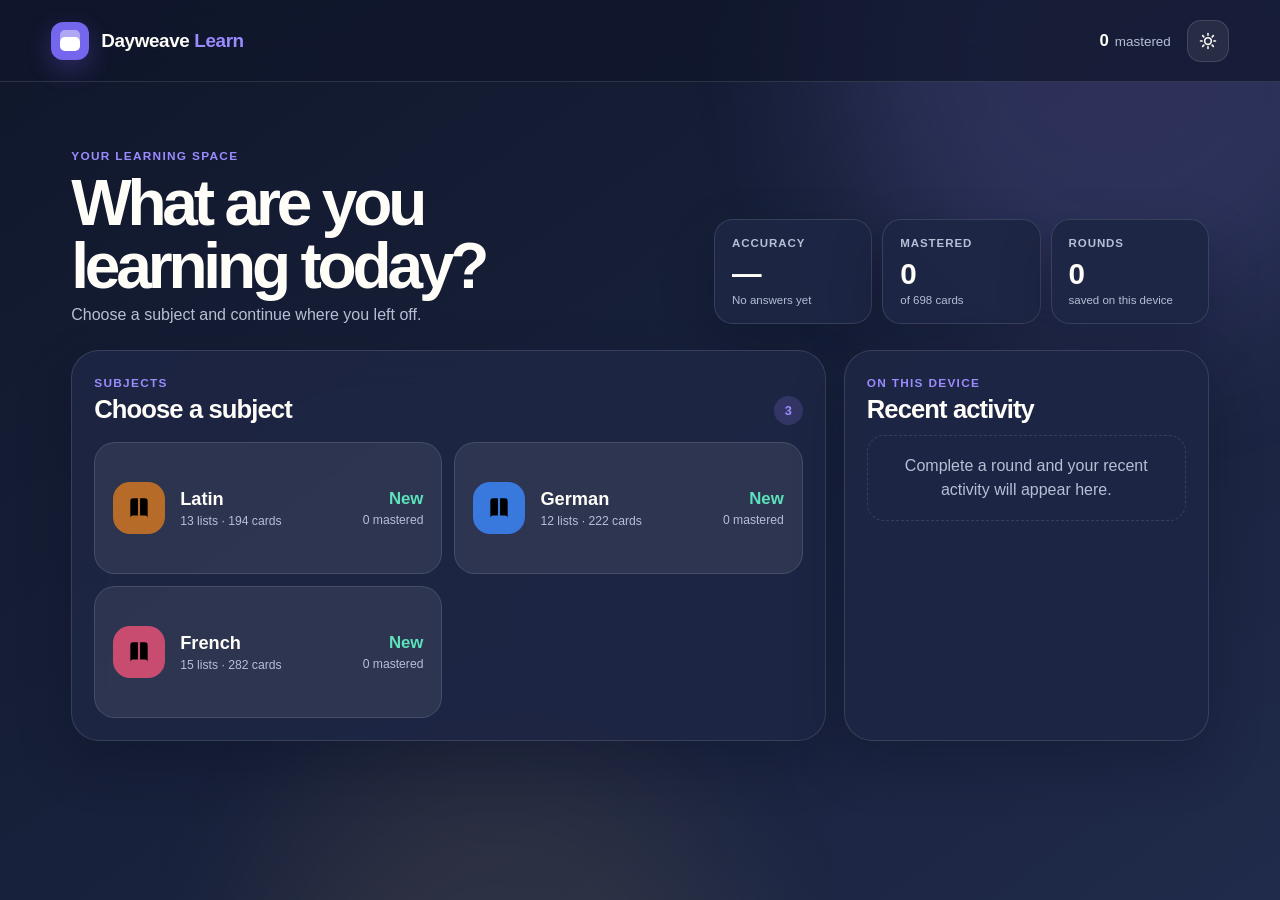
<file: index.html>
<!doctype html>
<html lang="en">
<head>
  <meta charset="utf-8">
  <meta name="viewport" content="width=device-width, initial-scale=1, viewport-fit=cover">
  <meta name="theme-color" content="#11182b">
  <meta name="description" content="Choose a language, review your progress, and practise focused study sets.">
  <title>Dayweave Learn</title>
  <link rel="icon" type="image/svg+xml" href="data:image/svg+xml,%3Csvg xmlns='http://www.w3.org/2000/svg' viewBox='0 0 64 64'%3E%3Crect width='64' height='64' rx='16' fill='%237c5cfc'/%3E%3Crect x='15' y='17' width='34' height='25' rx='7' fill='white' opacity='.45'/%3E%3Crect x='11' y='23' width='42' height='27' rx='8' fill='white'/%3E%3Cpath d='M23 36h18' stroke='%237c5cfc' stroke-width='5' stroke-linecap='round'/%3E%3C/svg%3E">
  <link rel="stylesheet" href="/styles.css?v=25">
</head>
<body>
  <div class="ambient ambient-one"></div><div class="ambient ambient-two"></div>
  <header class="topbar">
    <a class="brand" href="/" aria-label="Dayweave Learn home"><span class="brand-mark" aria-hidden="true"><span></span></span><span>Dayweave <b>Learn</b></span></a>
    <div class="header-meta">
      <a class="home-link" id="homeLink" href="/">Dashboard</a>
      <div class="mini-stat"><strong id="headerMastered">0</strong><span>mastered</span></div>
      <button class="icon-button" id="themeButton" type="button" aria-label="Switch appearance"><svg viewBox="0 0 24 24" aria-hidden="true"><path d="M12 3v2m0 14v2M3 12h2m14 0h2M5.6 5.6 7 7m10 10 1.4 1.4M18.4 5.6 17 7M7 17l-1.4 1.4M16 12a4 4 0 1 1-8 0 4 4 0 0 1 8 0Z"/></svg></button>
    </div>
  </header>

  <main class="dashboard" id="dashboardView" hidden>
    <section class="dashboard-hero">
      <div><span class="eyebrow">Your learning space</span><h1>What are you learning today?</h1><p>Choose a subject and continue where you left off.</p></div>
      <div class="dashboard-stats" aria-label="Learning statistics">
        <article><span>Accuracy</span><strong id="dashboardAccuracy">—</strong><small id="dashboardAnswers">No answers yet</small></article>
        <article><span>Mastered</span><strong id="dashboardMastered">0</strong><small id="dashboardMasteredTotal">of 0 cards</small></article>
        <article><span>Rounds</span><strong id="dashboardRounds">0</strong><small>saved on this device</small></article>
      </div>
    </section>
    <div class="dashboard-grid">
      <section class="panel subject-dashboard-panel">
        <div class="section-heading"><div><span class="eyebrow">Subjects</span><h2>Choose a subject</h2></div><span class="count-pill" id="subjectCount">0</span></div>
        <div class="subject-grid" id="subjectGrid"></div>
      </section>
      <aside class="panel activity-panel">
        <div class="section-heading"><div><span class="eyebrow">On this device</span><h2>Recent activity</h2></div></div>
        <div class="dashboard-history" id="dashboardHistory"></div>
      </aside>
    </div>
  </main>

  <main class="subject-page" id="subjectView" hidden>
    <header class="subject-page-head">
      <a class="back-link" href="/" aria-label="Back to dashboard">←</a><span class="subject-page-monogram" id="subjectMonogram">DE</span>
      <div class="subject-page-title"><span class="eyebrow">Subject</span><h1 id="subjectTitle">German</h1></div>
      <div class="subject-page-summary"><strong id="subjectAccuracy">—</strong><span id="subjectSummary">No answers yet</span></div>
    </header>
    <div class="workspace subject-workspace">
      <aside class="panel library-panel" aria-label="Study lists">
        <div class="segmented" role="tablist" aria-label="Learn sections"><button class="segment active" id="libraryTab" role="tab" aria-selected="true">Lists</button><button class="segment" id="historyTab" role="tab" aria-selected="false">History</button></div>
        <section id="libraryView"><div class="section-heading"><div><span class="eyebrow">Study sets</span><h2>Choose a list</h2></div><span class="count-pill" id="listCount">0</span></div><p class="quiet desktop-hint">Select a focused list or add the whole subject.</p><div class="list-stack" id="listStack"></div></section>
        <section id="historyView" hidden><div class="section-heading"><div><span class="eyebrow">This subject</span><h2>Your history</h2></div></div><div class="history-stack" id="historyStack"></div></section>
      </aside>
      <aside class="panel cards-panel" aria-label="Cards in selected list">
        <div class="section-heading card-heading"><div><span class="eyebrow">Cards</span><h2 id="selectedListTitle">Choose your words</h2></div><button class="small-button" id="addAllButton" type="button" hidden>Use all</button></div>
        <p class="quiet" id="cardPanelHint">Choose a list first.</p><div class="word-stack" id="wordStack"></div>
      </aside>
      <section class="practice-column" aria-label="Practice deck">
        <div class="practice-intro"><span class="eyebrow">Practice</span><h2>Build a focused round</h2></div>
        <div class="drop-deck" id="dropDeck" aria-live="polite"><div class="drop-content"><span class="drop-icon"><svg viewBox="0 0 24 24" aria-hidden="true"><path d="M6 4.5h10.5A2.5 2.5 0 0 1 19 7v10.5M5 8h10.5a2.5 2.5 0 0 1 2.5 2.5V18a2 2 0 0 1-2 2H5a2 2 0 0 1-2-2V10a2 2 0 0 1 2-2Z"/></svg></span><strong id="deckTitle">No words selected yet</strong><span id="deckSubtitle">Choose a list, then add the words you want.</span></div></div>
        <div class="deck-actions"><button class="secondary-button" id="weakButton" type="button"><svg viewBox="0 0 24 24" aria-hidden="true"><path d="M12 3v3m0 12v3m9-9h-3M6 12H3m15.4-6.4-2.1 2.1M7.7 16.3l-2.1 2.1m12.8 0-2.1-2.1M7.7 7.7 5.6 5.6M16 12a4 4 0 1 1-8 0 4 4 0 0 1 8 0Z"/></svg>Weak words</button><div class="start-actions"><button class="text-button" id="clearButton" type="button" hidden>Clear</button><button class="primary-button" id="startButton" type="button" disabled>Start practice</button></div></div>
        <div class="practice-mode"><label for="practiceMode">Exercise type</label><select id="practiceMode"><option value="flashcard">Flashcards — reveal the answer</option><option value="open">Open question — type the answer</option></select></div>
        <div class="progress-card"><div class="progress-copy"><strong>Learning pulse</strong><span id="pulseText">Finish a round to see your progress.</span></div><div class="progress-ring" id="progressRing"><span id="accuracyValue">—</span></div></div>
      </section>
    </div>
  </main>

  <nav class="mobile-nav" id="mobileNav" aria-label="Learn navigation" hidden><button type="button" data-mobile-target="library" class="active"><span aria-hidden="true">1</span>Lists</button><button type="button" data-mobile-target="cards"><span aria-hidden="true">2</span>Cards</button><button type="button" data-mobile-target="practice"><span aria-hidden="true">3</span>Practice</button></nav>

  <div class="practice-overlay" id="practiceOverlay" hidden>
    <div class="practice-shell" role="dialog" aria-modal="true" aria-labelledby="roundTitle">
      <div class="round-bar"><button class="icon-button overlay-close" id="closeRoundButton" type="button" aria-label="Close practice"><svg viewBox="0 0 24 24" aria-hidden="true"><path d="m6 6 12 12M18 6 6 18"/></svg></button><div class="round-title"><strong id="roundTitle">Practice</strong><span id="roundCounter">1 of 1</span></div><div class="round-score" id="liveScore">0 correct</div></div>
      <div class="round-progress"><i id="roundProgress"></i></div>
      <button class="study-card" id="studyCard" type="button" aria-label="Reveal answer"><span class="card-side-label" id="sideLabel">Question</span><strong id="questionText"></strong><span class="card-context" id="questionContext" hidden></span><span class="answer-divider" id="answerDivider" hidden></span><span class="answer-text" id="answerText" hidden></span><span class="reveal-hint" id="revealHint">Tap to reveal</span></button>
      <button class="listen-button" id="listenButton" type="button" hidden>🔊 Listen again</button>
      <div class="typing-area" id="typingArea" hidden>
        <label for="typedAnswer">Type your answer</label><div class="typing-row"><input id="typedAnswer" type="text" autocomplete="off" autocapitalize="none" spellcheck="false" placeholder="Write the answer…"><button class="primary-button" id="checkAnswerButton" type="button">Check</button></div>
        <div class="typing-tools"><button class="text-button reveal-answer-button" id="revealAnswerButton" type="button">Reveal answer</button><span>Space always types a space.</span></div><p id="typingFeedback" aria-live="polite"></p>
      </div>
      <div class="declension-area" id="declensionArea" hidden>
        <p class="classifier-instruction">Zet alle opties aan die bij deze vorm horen.</p>
        <div class="classifier-grid">
          <section><strong>Naamval</strong><div class="classifier-options"><button type="button" aria-pressed="false" data-classifier-group="case" data-value="nominative">nom</button><button type="button" aria-pressed="false" data-classifier-group="case" data-value="dative">dat</button><button type="button" aria-pressed="false" data-classifier-group="case" data-value="accusative">acc</button></div></section>
          <section><strong>Getal</strong><div class="classifier-options"><button type="button" aria-pressed="false" data-classifier-group="number" data-value="singular">ev</button><button type="button" aria-pressed="false" data-classifier-group="number" data-value="plural">mv</button></div></section>
          <section><strong>Geslacht</strong><div class="classifier-options"><button type="button" aria-pressed="false" data-classifier-group="gender" data-value="masculine">mannelijk</button><button type="button" aria-pressed="false" data-classifier-group="gender" data-value="feminine">vrouwelijk</button><button type="button" aria-pressed="false" data-classifier-group="gender" data-value="neuter">onzijdig</button></div></section>
        </div>
        <div class="classifier-actions"><button class="primary-button" id="checkDeclensionButton" type="button">Controleren</button><button class="primary-button" id="nextDeclensionButton" type="button" hidden>Volgende</button></div>
        <p id="declensionFeedback" aria-live="polite"></p>
      </div>
      <div class="answer-actions" id="answerActions" hidden><button class="again-button" id="againButton" type="button"><svg viewBox="0 0 24 24" aria-hidden="true"><path d="M4 8v5h5M5.2 13a7 7 0 1 0 1.6-6.6L4 9"/></svg>Again</button><button class="correct-button" id="correctButton" type="button"><svg viewBox="0 0 24 24" aria-hidden="true"><path d="m5 12 4 4L19 6"/></svg>Got it</button></div>
      <div class="round-summary" id="roundSummary" hidden><span class="summary-spark">✦</span><h2>Round complete</h2><p id="summaryScore"></p><button class="primary-button" id="finishButton" type="button">Back to this subject</button></div>
    </div>
  </div>
  <div class="toast" id="toast" role="status" aria-live="polite"></div>
  <script src="/app.js?v=25" defer></script>
</body>
</html>
</file>
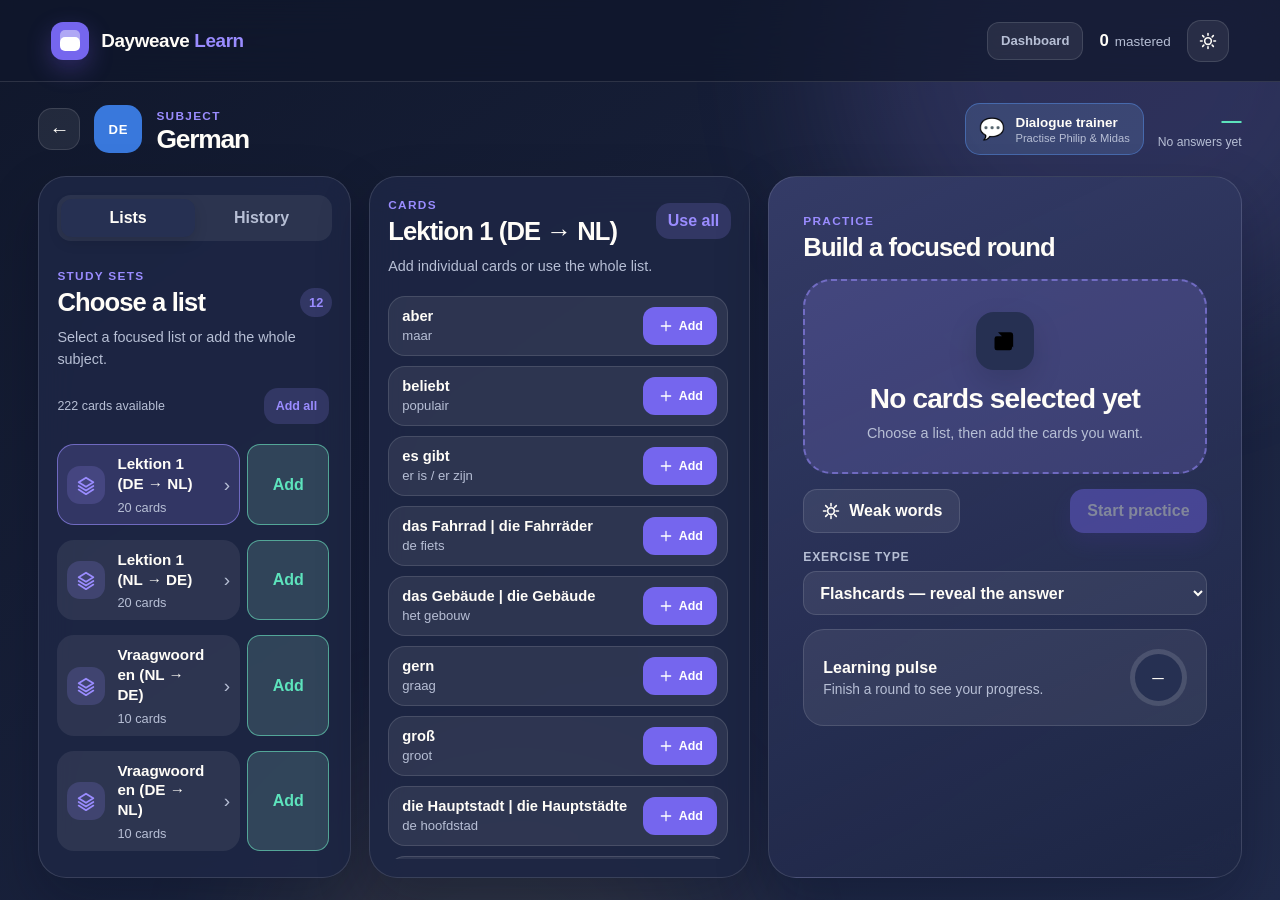
<file: german/index.html>
<!doctype html>
<html lang="en">
<head>
  <meta charset="utf-8">
  <meta name="viewport" content="width=device-width, initial-scale=1, viewport-fit=cover">
  <meta name="theme-color" content="#11182b">
  <meta name="description" content="Choose a language, review your progress, and practise focused study sets.">
  <title>Dayweave Learn</title>
  <link rel="icon" type="image/svg+xml" href="data:image/svg+xml,%3Csvg xmlns='http://www.w3.org/2000/svg' viewBox='0 0 64 64'%3E%3Crect width='64' height='64' rx='16' fill='%237c5cfc'/%3E%3Crect x='15' y='17' width='34' height='25' rx='7' fill='white' opacity='.45'/%3E%3Crect x='11' y='23' width='42' height='27' rx='8' fill='white'/%3E%3Cpath d='M23 36h18' stroke='%237c5cfc' stroke-width='5' stroke-linecap='round'/%3E%3C/svg%3E">
  <link rel="stylesheet" href="/styles.css?v=25">
</head>
<body>
  <div class="ambient ambient-one"></div><div class="ambient ambient-two"></div>
  <header class="topbar">
    <a class="brand" href="/" aria-label="Dayweave Learn home"><span class="brand-mark" aria-hidden="true"><span></span></span><span>Dayweave <b>Learn</b></span></a>
    <div class="header-meta">
      <a class="home-link" id="homeLink" href="/">Dashboard</a>
      <div class="mini-stat"><strong id="headerMastered">0</strong><span>mastered</span></div>
      <button class="icon-button" id="themeButton" type="button" aria-label="Switch appearance"><svg viewBox="0 0 24 24" aria-hidden="true"><path d="M12 3v2m0 14v2M3 12h2m14 0h2M5.6 5.6 7 7m10 10 1.4 1.4M18.4 5.6 17 7M7 17l-1.4 1.4M16 12a4 4 0 1 1-8 0 4 4 0 0 1 8 0Z"/></svg></button>
    </div>
  </header>

  <main class="dashboard" id="dashboardView" hidden>
    <section class="dashboard-hero">
      <div><span class="eyebrow">Your learning space</span><h1>What are you learning today?</h1><p>Choose a subject and continue where you left off.</p></div>
      <div class="dashboard-stats" aria-label="Learning statistics">
        <article><span>Accuracy</span><strong id="dashboardAccuracy">—</strong><small id="dashboardAnswers">No answers yet</small></article>
        <article><span>Mastered</span><strong id="dashboardMastered">0</strong><small id="dashboardMasteredTotal">of 0 cards</small></article>
        <article><span>Rounds</span><strong id="dashboardRounds">0</strong><small>saved on this device</small></article>
      </div>
    </section>
    <div class="dashboard-grid">
      <section class="panel subject-dashboard-panel">
        <div class="section-heading"><div><span class="eyebrow">Subjects</span><h2>Choose a subject</h2></div><span class="count-pill" id="subjectCount">0</span></div>
        <div class="subject-grid" id="subjectGrid"></div>
      </section>
      <aside class="panel activity-panel">
        <div class="section-heading"><div><span class="eyebrow">On this device</span><h2>Recent activity</h2></div></div>
        <div class="dashboard-history" id="dashboardHistory"></div>
      </aside>
    </div>
  </main>

  <main class="subject-page" id="subjectView" hidden>
    <header class="subject-page-head german-subject-head">
      <a class="back-link" href="/" aria-label="Back to dashboard">←</a><span class="subject-page-monogram" id="subjectMonogram">DE</span>
      <div class="subject-page-title"><span class="eyebrow">Subject</span><h1 id="subjectTitle">German</h1></div>
      <a class="dialogue-trainer-link" href="/german/dialogue/"><span aria-hidden="true">💬</span><span><strong>Dialogue trainer</strong><small>Practise Philip &amp; Midas</small></span></a>
      <div class="subject-page-summary"><strong id="subjectAccuracy">—</strong><span id="subjectSummary">No answers yet</span></div>
    </header>
    <div class="workspace subject-workspace">
      <aside class="panel library-panel" aria-label="Study lists">
        <div class="segmented" role="tablist" aria-label="Learn sections"><button class="segment active" id="libraryTab" role="tab" aria-selected="true">Lists</button><button class="segment" id="historyTab" role="tab" aria-selected="false">History</button></div>
        <section id="libraryView"><div class="section-heading"><div><span class="eyebrow">Study sets</span><h2>Choose a list</h2></div><span class="count-pill" id="listCount">0</span></div><p class="quiet desktop-hint">Select a focused list or add the whole subject.</p><div class="list-stack" id="listStack"></div></section>
        <section id="historyView" hidden><div class="section-heading"><div><span class="eyebrow">This subject</span><h2>Your history</h2></div></div><div class="history-stack" id="historyStack"></div></section>
      </aside>
      <aside class="panel cards-panel" aria-label="Cards in selected list">
        <div class="section-heading card-heading"><div><span class="eyebrow">Cards</span><h2 id="selectedListTitle">Choose your words</h2></div><button class="small-button" id="addAllButton" type="button" hidden>Use all</button></div>
        <p class="quiet" id="cardPanelHint">Choose a list first.</p><div class="word-stack" id="wordStack"></div>
      </aside>
      <section class="practice-column" aria-label="Practice deck">
        <div class="practice-intro"><span class="eyebrow">Practice</span><h2>Build a focused round</h2></div>
        <div class="drop-deck" id="dropDeck" aria-live="polite"><div class="drop-content"><span class="drop-icon"><svg viewBox="0 0 24 24" aria-hidden="true"><path d="M6 4.5h10.5A2.5 2.5 0 0 1 19 7v10.5M5 8h10.5a2.5 2.5 0 0 1 2.5 2.5V18a2 2 0 0 1-2 2H5a2 2 0 0 1-2-2V10a2 2 0 0 1 2-2Z"/></svg></span><strong id="deckTitle">No words selected yet</strong><span id="deckSubtitle">Choose a list, then add the words you want.</span></div></div>
        <div class="deck-actions"><button class="secondary-button" id="weakButton" type="button"><svg viewBox="0 0 24 24" aria-hidden="true"><path d="M12 3v3m0 12v3m9-9h-3M6 12H3m15.4-6.4-2.1 2.1M7.7 16.3l-2.1 2.1m12.8 0-2.1-2.1M7.7 7.7 5.6 5.6M16 12a4 4 0 1 1-8 0 4 4 0 0 1 8 0Z"/></svg>Weak words</button><div class="start-actions"><button class="text-button" id="clearButton" type="button" hidden>Clear</button><button class="primary-button" id="startButton" type="button" disabled>Start practice</button></div></div>
        <div class="practice-mode"><label for="practiceMode">Exercise type</label><select id="practiceMode"><option value="flashcard">Flashcards — reveal the answer</option><option value="open">Open question — type the answer</option></select></div>
        <div class="progress-card"><div class="progress-copy"><strong>Learning pulse</strong><span id="pulseText">Finish a round to see your progress.</span></div><div class="progress-ring" id="progressRing"><span id="accuracyValue">—</span></div></div>
      </section>
    </div>
  </main>

  <nav class="mobile-nav" id="mobileNav" aria-label="Learn navigation" hidden><button type="button" data-mobile-target="library" class="active"><span aria-hidden="true">1</span>Lists</button><button type="button" data-mobile-target="cards"><span aria-hidden="true">2</span>Cards</button><button type="button" data-mobile-target="practice"><span aria-hidden="true">3</span>Practice</button></nav>

  <div class="practice-overlay" id="practiceOverlay" hidden>
    <div class="practice-shell" role="dialog" aria-modal="true" aria-labelledby="roundTitle">
      <div class="round-bar"><button class="icon-button overlay-close" id="closeRoundButton" type="button" aria-label="Close practice"><svg viewBox="0 0 24 24" aria-hidden="true"><path d="m6 6 12 12M18 6 6 18"/></svg></button><div class="round-title"><strong id="roundTitle">Practice</strong><span id="roundCounter">1 of 1</span></div><div class="round-score" id="liveScore">0 correct</div></div>
      <div class="round-progress"><i id="roundProgress"></i></div>
      <button class="study-card" id="studyCard" type="button" aria-label="Reveal answer"><span class="card-side-label" id="sideLabel">Question</span><strong id="questionText"></strong><span class="card-context" id="questionContext" hidden></span><span class="answer-divider" id="answerDivider" hidden></span><span class="answer-text" id="answerText" hidden></span><span class="reveal-hint" id="revealHint">Tap to reveal</span></button>
      <button class="listen-button" id="listenButton" type="button" hidden>🔊 Listen again</button>
      <div class="typing-area" id="typingArea" hidden>
        <label for="typedAnswer">Type your answer</label><div class="typing-row"><input id="typedAnswer" type="text" autocomplete="off" autocapitalize="none" spellcheck="false" placeholder="Write the answer…"><button class="primary-button" id="checkAnswerButton" type="button">Check</button></div>
        <div class="typing-tools"><button class="text-button reveal-answer-button" id="revealAnswerButton" type="button">Reveal answer</button><span>Space always types a space.</span></div><p id="typingFeedback" aria-live="polite"></p>
      </div>
      <div class="declension-area" id="declensionArea" hidden>
        <p class="classifier-instruction">Zet alle opties aan die bij deze vorm horen.</p>
        <div class="classifier-grid">
          <section><strong>Naamval</strong><div class="classifier-options"><button type="button" aria-pressed="false" data-classifier-group="case" data-value="nominative">nom</button><button type="button" aria-pressed="false" data-classifier-group="case" data-value="dative">dat</button><button type="button" aria-pressed="false" data-classifier-group="case" data-value="accusative">acc</button></div></section>
          <section><strong>Getal</strong><div class="classifier-options"><button type="button" aria-pressed="false" data-classifier-group="number" data-value="singular">ev</button><button type="button" aria-pressed="false" data-classifier-group="number" data-value="plural">mv</button></div></section>
          <section><strong>Geslacht</strong><div class="classifier-options"><button type="button" aria-pressed="false" data-classifier-group="gender" data-value="masculine">mannelijk</button><button type="button" aria-pressed="false" data-classifier-group="gender" data-value="feminine">vrouwelijk</button><button type="button" aria-pressed="false" data-classifier-group="gender" data-value="neuter">onzijdig</button></div></section>
        </div>
        <div class="classifier-actions"><button class="primary-button" id="checkDeclensionButton" type="button">Controleren</button><button class="primary-button" id="nextDeclensionButton" type="button" hidden>Volgende</button></div>
        <p id="declensionFeedback" aria-live="polite"></p>
      </div>
      <div class="answer-actions" id="answerActions" hidden><button class="again-button" id="againButton" type="button"><svg viewBox="0 0 24 24" aria-hidden="true"><path d="M4 8v5h5M5.2 13a7 7 0 1 0 1.6-6.6L4 9"/></svg>Again</button><button class="correct-button" id="correctButton" type="button"><svg viewBox="0 0 24 24" aria-hidden="true"><path d="m5 12 4 4L19 6"/></svg>Got it</button></div>
      <div class="round-summary" id="roundSummary" hidden><span class="summary-spark">✦</span><h2>Round complete</h2><p id="summaryScore"></p><button class="primary-button" id="finishButton" type="button">Back to this subject</button></div>
    </div>
  </div>
  <div class="toast" id="toast" role="status" aria-live="polite"></div>
  <script src="/app.js?v=25" defer></script>
</body>
</html>
</file>
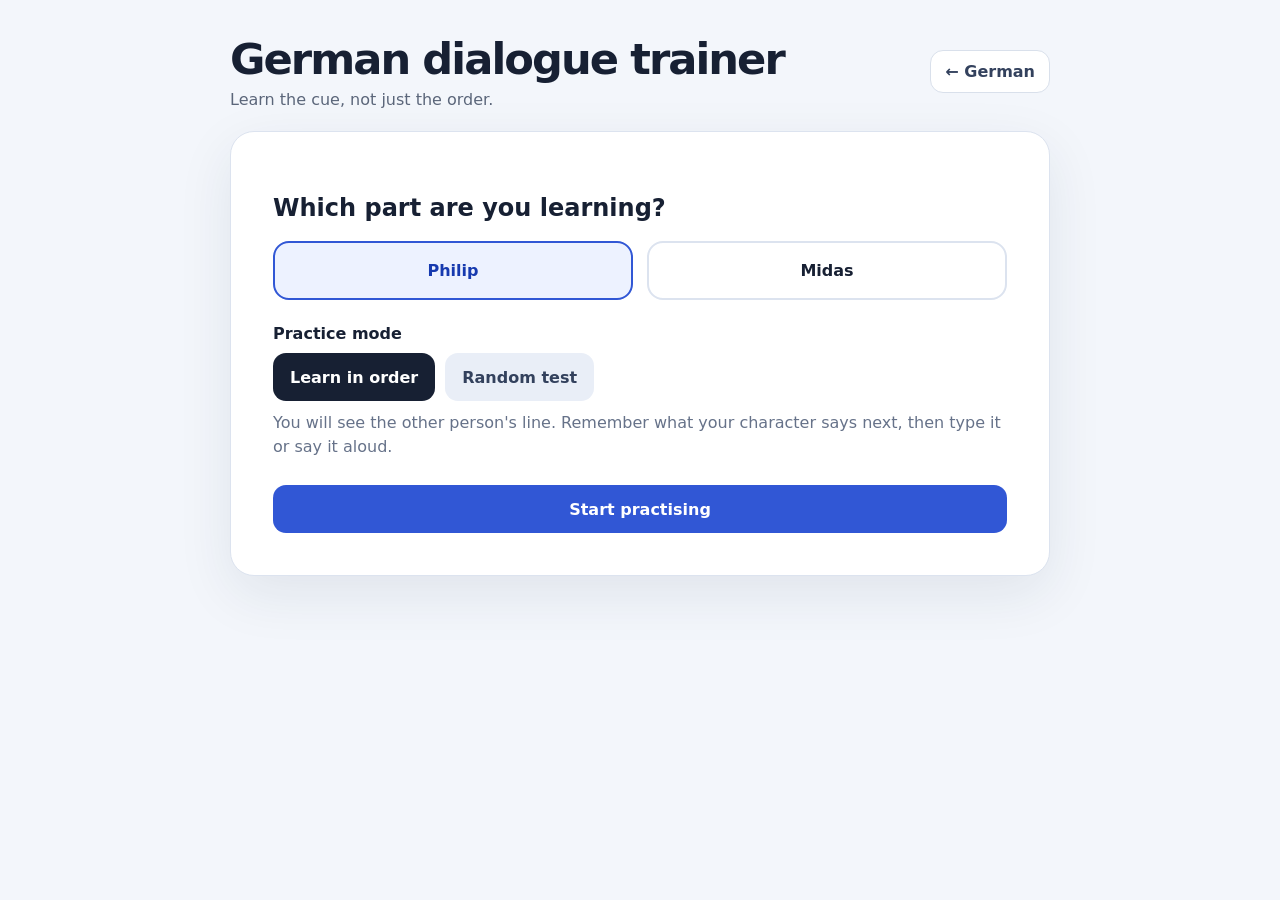
<file: german/dialogue/index.html>
<!doctype html>
<html lang="en">
<head>
  <meta charset="utf-8">
  <meta name="viewport" content="width=device-width, initial-scale=1">
  <title>Philip & Midas — German dialogue trainer</title>
  <style>
    :root{font-family:Inter,system-ui,sans-serif;color:#172033;background:#f3f6fb}*{box-sizing:border-box}
    body{margin:0;min-height:100vh;padding:24px}.app{width:min(820px,100%);margin:auto}
    header{display:flex;justify-content:space-between;align-items:center;gap:18px;margin:10px 0 22px}h1{margin:0;font-size:clamp(1.7rem,5vw,2.7rem);letter-spacing:-.045em}.sub{color:#5b667a;margin:.35rem 0 0}.back{display:inline-flex;align-items:center;gap:8px;padding:11px 14px;border:1px solid #d9e0eb;border-radius:13px;color:#33415d;background:#fff;text-decoration:none;font-weight:800;white-space:nowrap}.back:hover{background:#e9eef7}
    .card{background:#fff;border:1px solid #dce3ef;border-radius:24px;padding:clamp(22px,5vw,42px);box-shadow:0 18px 55px #18294b16}
    .setup{display:grid;grid-template-columns:1fr 1fr;gap:14px}.choice{border:2px solid #dce3ef;background:#fff;color:#172033;padding:18px;border-radius:16px;font-size:1rem;font-weight:800;cursor:pointer}.choice.active{border-color:#3157d5;background:#edf2ff;color:#173aaf}
    label{display:block;font-weight:800;margin:24px 0 10px}.mode{display:flex;gap:10px;flex-wrap:wrap}.mode button{background:#e9eef7;color:#33415d}.mode button.active{background:#172033;color:#fff}
    button{border:0;border-radius:13px;padding:13px 17px;font:inherit;font-weight:800;cursor:pointer;min-height:48px}.primary{background:#3157d5;color:#fff}.secondary{background:#e9eef7;color:#24314b}.quiet{background:transparent;color:#4b5870;border:1px solid #d9e0eb}
    button:focus-visible,textarea:focus-visible{outline:4px solid #9bb2ff;outline-offset:2px}.start{width:100%;margin-top:26px}
    .topline{display:flex;justify-content:space-between;align-items:center;gap:15px;margin-bottom:26px}.pill{background:#edf2ff;color:#2748b6;padding:7px 12px;border-radius:999px;font-weight:850}.score{color:#5b667a;font-weight:750}
    .cue-label,.your-label{font-size:.82rem;text-transform:uppercase;letter-spacing:.09em;font-weight:900;color:#68758c}.cue{font-size:clamp(1.25rem,3.7vw,1.8rem);line-height:1.4;margin:10px 0 26px;padding-left:18px;border-left:4px solid #f0bd36}
    textarea{width:100%;min-height:104px;border:2px solid #d8e0ec;border-radius:15px;padding:15px;font:inherit;font-size:1.08rem;line-height:1.45;resize:vertical;margin-top:9px}.hint{color:#667289;margin:10px 0 0;line-height:1.5}.answer{display:none;margin:18px 0 0;padding:17px;border-radius:15px;background:#eefbf4;border:1px solid #bfe8d0;color:#145333;font-size:1.08rem;line-height:1.5}.answer.show{display:block}.feedback{min-height:28px;font-weight:800;margin:13px 0 0}.good{color:#16814b}.close{color:#a35c00}
    .actions{display:flex;flex-wrap:wrap;gap:10px;margin-top:22px}.actions button{flex:1}.footer-actions{display:flex;justify-content:space-between;gap:10px;margin-top:18px}.done{text-align:center}.done h2{font-size:2rem;margin:10px 0}.done p{color:#5b667a;line-height:1.55}.hidden{display:none}
    @media(max-width:560px){body{padding:14px}.setup{grid-template-columns:1fr}.actions button{flex-basis:100%}.topline{align-items:flex-start;flex-direction:column}}
  </style>
</head>
<body>
<main class="app">
  <header><div><h1>German dialogue trainer</h1><p class="sub">Learn the cue, not just the order.</p></div><a class="back" href="/german/">← German</a></header>
  <section class="card" id="screen"></section>
</main>
<script>
const dialogue=[
['Philip','Hallo! Wie heißt du?'],['Midas','Ich heiße Midas. Wie heißt du?'],['Philip','Ich heiße Philip. Wie alt bist du?'],['Midas','Ich bin dreizehn Jahre alt. Wie alt bist du?'],['Philip','Ich bin auch dreizehn Jahre alt. Wo wohnst du?'],['Midas','Ich wohne in Amersfoort. Wo wohnst du?'],['Philip','Ich wohne auch in Amersfoort. Was machst du gern in deiner Freizeit?'],['Midas','Ich spiele gern Fußball. Was machst du gern in deiner Freizeit?'],['Philip','Ich spiele gern Computerspiele. Warum spielst du gern Fußball?'],['Midas','Weil Fußball Spaß macht. Warum spielst du gern Computerspiele?'],['Philip','Weil Computerspiele interessant sind. Wann spielst du Fußball?'],['Midas','Ich spiele oft nach der Schule Fußball. Was ist dein Lieblingsspiel?'],['Philip','Mein Lieblingsspiel ist Call of Duty. Mit wem spielst du Fußball?'],['Midas','Ich spiele mit meinen Freunden Fußball. Wie oft spielst du Computerspiele?'],['Philip','Fast jeden Tag. Wo spielst du Fußball?'],['Midas','Ich spiele Fußball bei CJVV. Wann spielst du Computerspiele?'],['Philip','Meistens abends. Wer ist dein Lieblingsfußballer?'],['Midas','Mein Lieblingsfußballer ist Sugawara. Mit wem spielst du Computerspiele?'],['Philip','Ich spiele meistens mit meinen Freunden. Was möchtest du werden, wenn du groß bist?'],['Midas','Ich möchte Fußballer werden. Was möchtest du werden, wenn du groß bist?'],['Philip','Ich möchte Programmierer werden.'],['Midas','Danke für das Gespräch. Tschüss.'],['Philip','Danke, tschüss.']];
let role='Philip',mode='learn',items=[],pos=0,correct=0,revealed=false;
const screen=document.querySelector('#screen');
const esc=s=>s.replace(/[&<>"']/g,c=>({'&':'&amp;','<':'&lt;','>':'&gt;','"':'&quot;',"'":'&#039;'}[c]));
const norm=s=>s.toLowerCase().normalize('NFD').replace(/[\u0300-\u036f]/g,'').replace(/ß/g,'ss').replace(/[^a-z0-9 ]/g,'').replace(/\s+/g,' ').trim();
function distance(a,b){const m=Array(b.length+1).fill(0).map((_,i)=>i);for(let i=1;i<=a.length;i++){let prev=m[0];m[0]=i;for(let j=1;j<=b.length;j++){const old=m[j];m[j]=Math.min(m[j]+1,m[j-1]+1,prev+(a[i-1]===b[j-1]?0:1));prev=old}}return m[b.length]}
function initials(s){return s.split(/\s+/).map(w=>w[0]).join(' · ')}
function say(text){if(!('speechSynthesis'in window))return; speechSynthesis.cancel();const u=new SpeechSynthesisUtterance(text);u.lang='de-DE';u.rate=.82;speechSynthesis.speak(u)}
function setup(){screen.innerHTML=`<h2>Which part are you learning?</h2><div class="setup"><button class="choice ${role==='Philip'?'active':''}" data-role="Philip">Philip</button><button class="choice ${role==='Midas'?'active':''}" data-role="Midas">Midas</button></div><label>Practice mode</label><div class="mode"><button class="${mode==='learn'?'active':''}" data-mode="learn">Learn in order</button><button class="${mode==='random'?'active':''}" data-mode="random">Random test</button></div><p class="hint">You will see the other person's line. Remember what your character says next, then type it or say it aloud.</p><button class="primary start" id="start">Start practising</button>`;
document.querySelectorAll('[data-role]').forEach(b=>b.onclick=()=>{role=b.dataset.role;setup()});document.querySelectorAll('[data-mode]').forEach(b=>b.onclick=()=>{mode=b.dataset.mode;setup()});document.querySelector('#start').onclick=start}
function start(){items=dialogue.map((line,i)=>({line,i})).filter(x=>x.line[0]===role);if(mode==='random')items.sort(()=>Math.random()-.5);pos=0;correct=0;revealed=false;render()}
function render(){if(pos>=items.length){finish();return}const item=items[pos],answer=item.line[1],previous=item.i?dialogue[item.i-1]:null;const cue=previous?`${previous[0]}: ${previous[1]}`:'The conversation starts — you speak first.';screen.innerHTML=`<div class="topline"><span class="pill">You are ${role}</span><span class="score">${pos+1} of ${items.length} · ${correct} right</span></div><div class="cue-label">Your cue</div><div class="cue">${esc(cue)}</div><button class="quiet" id="hearCue">🔊 Hear cue</button><div class="your-label" style="margin-top:25px">Your line</div><textarea id="typed" placeholder="Type the German line here — or say it aloud before revealing it" autocomplete="off"></textarea><p class="hint" id="hint">First letters: <strong>${esc(initials(answer))}</strong></p><div class="feedback" id="feedback"></div><div class="answer ${revealed?'show':''}" id="answer"><strong>Exact line:</strong><br>${esc(answer)} <button class="quiet" id="hearAnswer" style="margin-left:8px">🔊</button></div><div class="actions"><button class="primary" id="check">Check my answer</button><button class="secondary" id="reveal">${revealed?'Hide answer':'Reveal answer'}</button><button class="secondary" id="next">Next cue</button></div><div class="footer-actions"><button class="quiet" id="restart">Change role or mode</button></div>`;
document.querySelector('#hearCue').onclick=()=>say(previous?previous[1]:answer);document.querySelector('#check').onclick=check;document.querySelector('#reveal').onclick=()=>{revealed=!revealed;render();document.querySelector('#typed').focus()};document.querySelector('#next').onclick=()=>{pos++;revealed=false;render()};document.querySelector('#restart').onclick=setup;const ha=document.querySelector('#hearAnswer');if(ha)ha.onclick=()=>say(answer);document.querySelector('#typed').focus()}
function check(){const target=items[pos].line[1],typed=document.querySelector('#typed').value;if(!typed.trim()){document.querySelector('#feedback').textContent='Say it aloud first, or type it here to be checked.';return}const a=norm(typed),b=norm(target),ratio=distance(a,b)/Math.max(a.length,b.length,1);const f=document.querySelector('#feedback');if(ratio<=.08){f.textContent='Correct — nice work.';f.className='feedback good';correct++;document.querySelector('#check').disabled=true}else{f.textContent=ratio<=.25?'Very close. Compare it with the exact line.':'Not quite yet. Use the first-letter hint, then reveal the line.';f.className='feedback close'}}
function finish(){screen.innerHTML=`<div class="done"><div class="pill">Round complete</div><h2>${correct} of ${items.length} typed correctly</h2><p>Do another round in random mode. When that feels easy, rehearse the full conversation with your friend and use only the other person's line as your cue.</p><div class="actions"><button class="primary" id="again">Practise again</button><button class="secondary" id="settings">Change settings</button></div></div>`;document.querySelector('#again').onclick=start;document.querySelector('#settings').onclick=setup}
setup();
</script>
</body>
</html>
</file>
<file: styles.css>
:root {
  color-scheme: dark;
  --canvas: #10172b;
  --canvas-2: #202a4a;
  --panel: rgba(29, 38, 68, .9);
  --panel-solid: #263052;
  --surface: rgba(255, 255, 255, .075);
  --surface-hover: rgba(255, 255, 255, .12);
  --line: rgba(255, 255, 255, .12);
  --text: #fffdf8;
  --muted: #b7bfd5;
  --violet: #9a8cff;
  --violet-strong: #7566ee;
  --violet-soft: rgba(154, 140, 255, .18);
  --mint: #5de3bc;
  --coral: #ff8098;
  --amber: #ffd166;
  --shadow: 0 22px 54px rgba(3, 8, 24, .24);
  --radius-xl: 28px;
  --radius-lg: 21px;
  --radius-md: 17px;
}

[data-theme="butter"] {
  color-scheme: light;
  --canvas: #d8bb82;
  --canvas-2: #8f6650;
  --panel: rgba(255, 250, 232, .96);
  --panel-solid: #fffaf0;
  --surface: rgba(85, 55, 32, .075);
  --surface-hover: rgba(85, 55, 32, .13);
  --line: rgba(75, 48, 30, .16);
  --text: #36261b;
  --muted: #735a46;
  --violet: #6657c9;
  --violet-strong: #5948c0;
  --violet-soft: rgba(102, 87, 201, .13);
  --mint: #18765e;
  --coral: #bd4d62;
  --amber: #a56812;
  --shadow: 0 22px 52px rgba(58, 37, 22, .22);
}

[data-theme="butter"] body {
  background:
    radial-gradient(circle at 82% 8%, rgba(255, 226, 154, .46), transparent 34rem),
    linear-gradient(145deg, var(--canvas), var(--canvas-2));
}

[data-theme="butter"] .topbar {
  background: rgba(255, 248, 226, .82);
  box-shadow: 0 1px 0 rgba(255, 255, 255, .35);
}

[data-theme="butter"] .ambient-one { opacity: .09; }
[data-theme="butter"] .ambient-two { opacity: .15; }

* { box-sizing: border-box; }
html { min-height: 100%; scroll-behavior: smooth; }
body {
  min-height: 100vh;
  margin: 0;
  overflow-x: hidden;
  background: linear-gradient(145deg, var(--canvas), var(--canvas-2));
  color: var(--text);
  font-family: ui-rounded, "SF Pro Rounded", "SF Pro Display", -apple-system, BlinkMacSystemFont, "Segoe UI", sans-serif;
  -webkit-font-smoothing: antialiased;
}
button, input { font: inherit; }
button { color: inherit; }
button:focus-visible, [tabindex]:focus-visible { outline: 3px solid var(--mint); outline-offset: 3px; }
[hidden] { display: none !important; }

.ambient { position: fixed; border-radius: 999px; filter: blur(80px); opacity: .16; pointer-events: none; }
.ambient-one { width: 36rem; height: 36rem; background: var(--violet); top: -15rem; right: -8rem; }
.ambient-two { width: 30rem; height: 30rem; background: var(--amber); bottom: -20rem; left: 20%; opacity: .08; }

.topbar {
  position: relative;
  z-index: 5;
  min-height: 82px;
  display: flex;
  align-items: center;
  justify-content: space-between;
  padding: 16px clamp(18px, 4vw, 56px);
  border-bottom: 1px solid var(--line);
  background: color-mix(in srgb, var(--canvas) 72%, transparent);
  backdrop-filter: blur(24px);
}
.brand { display: inline-flex; align-items: center; gap: 12px; color: var(--text); text-decoration: none; font-size: 1.18rem; font-weight: 650; letter-spacing: -.02em; }
.brand b { color: var(--violet); }
.brand-mark { position: relative; width: 38px; height: 38px; display: block; border-radius: 12px; background: var(--violet-strong); box-shadow: 0 9px 25px rgba(124, 92, 252, .28); }
.brand-mark::before, .brand-mark span { content: ""; position: absolute; left: 9px; right: 9px; height: 14px; border-radius: 5px; background: white; }
.brand-mark::before { top: 8px; opacity: .43; }
.brand-mark span { top: 15px; }
.header-meta { display: flex; align-items: center; gap: 16px; }
.mini-stat { display: flex; align-items: baseline; gap: 6px; color: var(--muted); font-size: .84rem; }
.mini-stat strong { color: var(--text); font-size: 1.05rem; }
.icon-button { width: 42px; height: 42px; display: grid; place-items: center; border: 1px solid var(--line); border-radius: 14px; background: var(--surface); cursor: pointer; transition: transform .2s, background .2s; }
.icon-button:hover { background: var(--surface-hover); transform: translateY(-1px); }
.icon-button svg, button svg { width: 20px; height: 20px; fill: none; stroke: currentColor; stroke-width: 1.9; stroke-linecap: round; stroke-linejoin: round; }

.workspace { position: relative; z-index: 1; width: min(1500px, 100%); min-height: calc(100vh - 140px); margin: 0 auto; padding: 26px clamp(18px, 3vw, 42px) 36px; display: grid; grid-template-columns: minmax(260px, .78fr) minmax(300px, .95fr) minmax(390px, 1.18fr); grid-template-areas: "library cards practice"; gap: 18px; }
.library-panel { grid-area: library; }
.cards-panel { grid-area: cards; }
.practice-column { grid-area: practice; }
.panel, .practice-column { min-width: 0; border: 1px solid var(--line); border-radius: var(--radius-xl); background: var(--panel); backdrop-filter: blur(18px); box-shadow: var(--shadow); }
.panel { padding: 18px; }
.practice-column { display: flex; flex-direction: column; padding: clamp(22px, 3vw, 34px); background: linear-gradient(155deg, color-mix(in srgb, var(--panel-solid) 88%, var(--violet) 12%), var(--panel)); }

.segmented { display: grid; grid-template-columns: 1fr 1fr; padding: 4px; margin-bottom: 25px; border-radius: 14px; background: var(--surface); }
.segment { min-height: 38px; border: 0; border-radius: 11px; background: transparent; color: var(--muted); font-weight: 700; cursor: pointer; }
.segment.active { color: var(--text); background: var(--panel-solid); box-shadow: 0 5px 14px rgba(0,0,0,.12); }
.section-heading { display: flex; align-items: flex-end; justify-content: space-between; gap: 12px; margin-bottom: 10px; }
.section-heading h1, .section-heading h2, .practice-intro h2 { margin: 4px 0 0; font-size: clamp(1.28rem, 2vw, 1.62rem); line-height: 1.14; letter-spacing: -.035em; }
.eyebrow { color: var(--violet); font-size: .74rem; font-weight: 800; letter-spacing: .11em; text-transform: uppercase; }
.quiet { margin: 0 0 18px; color: var(--muted); font-size: .9rem; line-height: 1.5; }
.count-pill { display: grid; place-items: center; min-width: 29px; height: 29px; padding: 0 9px; border-radius: 999px; color: var(--violet); background: var(--violet-soft); font-size: .8rem; font-weight: 800; }

.list-stack, .word-stack, .history-stack { display: grid; gap: 10px; }
.subject-picker { display: grid; grid-template-columns: repeat(2, minmax(0, 1fr)); gap: 10px; margin-bottom: 16px; }
.subject-choice { min-width: 0; min-height: 92px; display: flex; align-items: center; gap: 11px; padding: 12px; border: 1px solid var(--line); border-radius: 18px; color: var(--text); background: var(--surface); text-align: left; cursor: pointer; transition: transform .2s, border-color .2s, background .2s; }
.subject-choice:hover { transform: translateY(-2px); background: var(--surface-hover); }
.subject-choice.active { border-color: color-mix(in srgb, var(--violet) 72%, transparent); background: var(--violet-soft); box-shadow: inset 0 0 0 1px color-mix(in srgb, var(--violet) 25%, transparent); }
.subject-choice > span:last-child { min-width: 0; }
.subject-choice strong, .subject-choice small { display: block; overflow: hidden; text-overflow: ellipsis; }
.subject-choice strong { font-size: .96rem; }
.subject-choice small { margin-top: 4px; color: var(--muted); font-size: .72rem; line-height: 1.3; }
.subject-monogram { flex: 0 0 42px; height: 42px; display: grid; place-items: center; border-radius: 14px; color: #fff; background: var(--violet-strong); font-size: .78rem; font-weight: 900; letter-spacing: .05em; }
.subject-monogram[data-subject-tone="duits"] { background: #3978dc; }
.subject-monogram[data-subject-tone="frans"] { background: #c84c70; }
.subject-monogram[data-subject-tone="engels"] { background: #16836d; }
.subject-browser { padding: 14px; border: 1px solid var(--line); border-radius: 21px; background: color-mix(in srgb, var(--surface) 68%, transparent); }
.subject-browser-head { display: flex; align-items: center; justify-content: space-between; gap: 12px; margin: 0 2px 12px; }
.subject-browser-head h2 { margin: 2px 0 0; font-size: 1.2rem; letter-spacing: -.03em; }
.subject-browser .subject-lists { padding: 0; }
.subject-folder { overflow: hidden; border: 1px solid var(--line); border-radius: 19px; background: color-mix(in srgb, var(--surface) 74%, transparent); transition: border-color .2s, background .2s; }
.subject-folder.open { border-color: color-mix(in srgb, var(--violet) 42%, var(--line)); background: color-mix(in srgb, var(--surface) 92%, transparent); }
.subject-row { min-height: 72px; display: grid; grid-template-columns: minmax(0, 1fr) auto; align-items: center; gap: 7px; padding: 7px; }
.subject-header { min-width: 0; min-height: 58px; display: flex; align-items: center; gap: 11px; padding: 7px; border: 0; border-radius: 14px; background: transparent; text-align: left; cursor: pointer; }
.subject-header:hover { background: var(--surface-hover); }
.subject-icon { flex: 0 0 43px; height: 43px; display: grid; place-items: center; border-radius: 13px; color: var(--amber); background: color-mix(in srgb, var(--amber) 16%, transparent); }
.subject-icon svg { width: 23px; height: 23px; }
.subject-copy { min-width: 0; flex: 1; }
.subject-copy strong, .subject-copy span { display: block; overflow: hidden; text-overflow: ellipsis; white-space: nowrap; }
.subject-copy strong { font-size: 1rem; }
.subject-copy span { margin-top: 3px; color: var(--muted); font-size: .77rem; }
.folder-chevron { color: var(--muted); font-size: 1.3rem; transition: transform .2s; }
.subject-folder.open .folder-chevron { transform: rotate(90deg); }
.subject-all-button { min-width: 48px; min-height: 44px; padding: 0 11px; border: 0; border-radius: 13px; color: white; background: var(--violet-strong); font-size: .78rem; font-weight: 850; cursor: pointer; }
.subject-all-button:hover { filter: brightness(1.08); transform: translateY(-1px); }
.subject-lists { display: grid; gap: 8px; padding: 0 9px 9px 19px; }
.list-item { width: 100%; min-height: 66px; display: flex; align-items: center; gap: 12px; padding: 11px; border: 1px solid transparent; border-radius: var(--radius-md); background: var(--surface); text-align: left; cursor: grab; transition: transform .22s, background .22s, border-color .22s; }
.list-item:hover { transform: translateY(-2px); background: var(--surface-hover); }
.list-item.selected { border-color: color-mix(in srgb, var(--violet) 60%, transparent); background: var(--violet-soft); }
.list-icon { flex: 0 0 43px; height: 43px; display: grid; place-items: center; border-radius: 13px; color: var(--violet); background: var(--violet-soft); }
.list-icon svg { width: 22px; height: 22px; }
.list-copy { min-width: 0; flex: 1; }
.list-copy strong, .list-copy span { display: block; }
.list-copy strong { font-size: .95rem; line-height: 1.3; overflow-wrap: anywhere; }
.list-copy span { margin-top: 6px; color: var(--muted); font-size: .8rem; }
.direction-badge { display: inline-block; margin-right: 7px; padding: 2px 6px; border-radius: 999px; color: var(--violet); background: var(--violet-soft); font-size: .68rem; letter-spacing: .02em; }
.stage-badge { display: inline-block; margin-right: 7px; padding: 2px 6px; border-radius: 999px; color: var(--canvas); background: var(--mint); font-size: .68rem; letter-spacing: .02em; }
.chevron { color: var(--muted); font-size: 1.2rem; }
.empty-state { padding: 22px 14px; border: 1px dashed var(--line); border-radius: var(--radius-md); color: var(--muted); text-align: center; line-height: 1.5; }

.practice-intro { margin-bottom: 21px; }
.drop-deck { position: relative; min-height: 250px; display: grid; place-items: center; margin: 16px 0 22px; border: 2px dashed color-mix(in srgb, var(--violet) 55%, transparent); border-radius: 28px; background: var(--violet-soft); transition: transform .25s, border-color .25s, box-shadow .25s; }
.drop-deck.drag-over { transform: translateY(-3px); border-color: var(--mint); box-shadow: 0 20px 44px rgba(0,0,0,.14); }
.drop-deck.ready { border-style: solid; border-color: color-mix(in srgb, var(--mint) 72%, transparent); }
.deck-layers { display: none; }
.drop-content { position: relative; z-index: 1; display: grid; justify-items: center; gap: 10px; padding: 30px; text-align: center; }
.drop-icon { width: 58px; height: 58px; display: grid; place-items: center; margin-bottom: 3px; border-radius: 18px; color: var(--violet); background: var(--panel-solid); box-shadow: 0 12px 30px rgba(0,0,0,.13); }
.drop-icon svg { width: 28px; height: 28px; }
.drop-content strong { font-size: clamp(1.3rem, 2.4vw, 1.75rem); letter-spacing: -.03em; }
.drop-content > span:last-child { color: var(--muted); font-size: .9rem; }
.deck-actions { display: flex; align-items: center; justify-content: space-between; gap: 12px; }
.practice-mode { display: grid; gap: 7px; margin-top: 17px; }
.practice-mode label { color: var(--muted); font-size: .76rem; font-weight: 800; letter-spacing: .06em; text-transform: uppercase; }
.practice-mode select { width: 100%; min-height: 44px; padding: 0 12px; border: 1px solid var(--line); border-radius: 13px; color: var(--text); background: var(--surface); font: inherit; font-weight: 700; }
.start-actions { display: flex; align-items: center; gap: 10px; }
.primary-button, .secondary-button, .again-button, .correct-button, .small-button, .text-button { min-height: 44px; border: 0; border-radius: 14px; padding: 0 17px; font-weight: 800; cursor: pointer; transition: transform .2s, filter .2s, opacity .2s; }
.primary-button { color: white; background: var(--violet-strong); box-shadow: 0 10px 22px rgba(99, 61, 221, .25); }
.primary-button:hover:not(:disabled), .correct-button:hover, .again-button:hover, .secondary-button:hover { transform: translateY(-2px); filter: brightness(1.05); }
.primary-button:disabled { opacity: .42; cursor: not-allowed; }
.secondary-button { display: inline-flex; align-items: center; gap: 8px; border: 1px solid var(--line); background: var(--surface); }
.text-button { padding: 0 7px; color: var(--muted); background: transparent; }
.small-button { min-height: 36px; padding: 0 12px; color: var(--violet); background: var(--violet-soft); }
.progress-card { display: flex; align-items: center; justify-content: space-between; gap: 20px; margin-top: auto; padding: 19px; border: 1px solid var(--line); border-radius: var(--radius-lg); background: var(--surface); }
.progress-copy strong, .progress-copy span { display: block; }
.progress-copy span { margin-top: 5px; color: var(--muted); font-size: .86rem; }
.progress-ring { --progress: 0deg; flex: 0 0 57px; height: 57px; display: grid; place-items: center; border-radius: 50%; background: conic-gradient(var(--mint) var(--progress), var(--line) 0); position: relative; }
.progress-ring::before { content: ""; position: absolute; inset: 5px; border-radius: inherit; background: var(--panel-solid); }
.progress-ring span { position: relative; z-index: 1; font-size: .72rem; font-weight: 900; }

.card-heading { align-items: center; }
.word-card { display: flex; align-items: center; gap: 10px; padding: 12px 10px 12px 13px; border: 1px solid var(--line); border-radius: var(--radius-md); background: var(--surface); }
.word-copy { min-width: 0; flex: 1; }
.word-copy strong, .word-copy span, .word-copy em { display: block; overflow: hidden; text-overflow: ellipsis; }
.word-copy strong { font-size: .92rem; white-space: nowrap; }
.word-copy em { margin-top: 4px; color: var(--amber); font-size: .76rem; font-style: normal; line-height: 1.3; white-space: nowrap; }
.word-copy span { margin-top: 4px; color: var(--muted); font-size: .82rem; white-space: nowrap; }
.add-card-button { flex: 0 0 auto; min-width: 74px; height: 38px; display: inline-flex; align-items: center; justify-content: center; gap: 5px; padding: 0 11px; border: 0; border-radius: 12px; color: white; background: var(--violet-strong); cursor: pointer; font-size: .78rem; font-weight: 850; }
.add-card-button.added { color: var(--canvas); background: var(--mint); }
.add-card-button svg { width: 16px; height: 16px; }
.history-item { padding: 13px; border: 1px solid var(--line); border-radius: var(--radius-md); background: var(--surface); }
.history-top { display: flex; justify-content: space-between; gap: 10px; }
.history-top strong { font-size: .9rem; }
.history-score { color: var(--mint); font-weight: 850; }
.history-item time, .history-item p { color: var(--muted); font-size: .78rem; }
.history-item p { margin: 8px 0 0; line-height: 1.4; }

footer { position: relative; z-index: 1; display: flex; justify-content: space-between; gap: 20px; width: min(1500px, 100%); margin: 0 auto; padding: 0 clamp(22px, 4vw, 56px) 26px; color: var(--muted); font-size: .78rem; }
.mobile-nav { display: none; }

.practice-overlay { position: fixed; z-index: 50; inset: 0; padding: clamp(12px, 3vw, 32px); background: color-mix(in srgb, var(--canvas) 88%, transparent); backdrop-filter: blur(18px); }
.practice-shell { width: min(800px, 100%); height: 100%; margin: auto; display: flex; flex-direction: column; }
.round-bar { display: grid; grid-template-columns: 1fr auto 1fr; align-items: center; gap: 14px; }
.overlay-close { justify-self: start; }
.round-title { text-align: center; }
.round-title strong, .round-title span { display: block; }
.round-title span { margin-top: 3px; color: var(--muted); font-size: .78rem; }
.round-score { justify-self: end; color: var(--mint); font-weight: 800; font-size: .88rem; }
.round-progress { width: 100%; height: 5px; margin: 18px 0 30px; overflow: hidden; border-radius: 999px; background: var(--line); }
.round-progress i { display: block; width: 0; height: 100%; border-radius: inherit; background: var(--violet); transition: width .35s ease; }
.study-card { flex: 1; width: 100%; max-height: 570px; min-height: 350px; display: flex; flex-direction: column; align-items: center; justify-content: center; gap: 22px; padding: clamp(28px, 7vw, 70px); border: 1px solid var(--line); border-radius: 38px; background: linear-gradient(145deg, var(--panel-solid), var(--panel)); color: var(--text); box-shadow: var(--shadow); cursor: pointer; }
.card-side-label { color: var(--muted); font-size: .75rem; font-weight: 850; letter-spacing: .12em; text-transform: uppercase; }
.study-card strong { max-width: 670px; font-size: clamp(2rem, 6vw, 4rem); line-height: 1.08; letter-spacing: -.05em; text-wrap: balance; }
.card-context { max-width: 650px; padding: 12px 16px; border: 1px solid color-mix(in srgb, var(--amber) 42%, var(--line)); border-radius: 14px; color: var(--amber); background: color-mix(in srgb, var(--amber) 8%, transparent); font-size: clamp(.95rem, 2vw, 1.22rem); line-height: 1.45; }
.answer-divider { width: 62%; height: 1px; background: var(--line); }
.answer-text { color: var(--violet); font-size: clamp(1.4rem, 4vw, 2.25rem); font-weight: 700; }
.reveal-hint { color: var(--muted); font-size: .9rem; }
.answer-actions { display: grid; grid-template-columns: 1fr 1fr; gap: 12px; margin-top: 18px; }
.typing-area { margin-top: 18px; }
.typing-area label { display: block; margin: 0 0 8px; color: var(--muted); font-size: .82rem; font-weight: 800; }
.typing-row { display: flex; gap: 10px; }
.typing-row input { min-width: 0; flex: 1; height: 52px; padding: 0 15px; border: 1px solid var(--line); border-radius: 14px; color: var(--text); background: var(--surface); }
.typing-area p { min-height: 1.2em; margin: 8px 2px 0; color: var(--coral); font-size: .86rem; }
.typing-area p.correct { color: var(--mint); }
.declension-area { margin-top: 14px; padding: 15px; border: 1px solid var(--line); border-radius: 18px; background: var(--panel); }
.classifier-instruction { margin: 0 0 11px; color: var(--muted); font-size: .82rem; }
.classifier-grid { display: grid; gap: 8px; }
.classifier-grid section { min-width: 0; display: grid; grid-template-columns: 88px minmax(0, 1fr); align-items: center; gap: 10px; }
.classifier-grid section > strong { color: var(--muted); font-size: .77rem; letter-spacing: .04em; text-transform: uppercase; }
.classifier-options { display: flex; flex-wrap: wrap; gap: 7px; }
.classifier-options button { min-height: 38px; padding: 0 13px; border: 1px solid var(--line); border-radius: 11px; color: var(--text); background: var(--surface); font-weight: 800; cursor: pointer; }
.classifier-options button:hover { background: var(--surface-hover); }
.classifier-options button.active { border-color: var(--mint); color: var(--canvas); background: var(--mint); box-shadow: 0 7px 18px color-mix(in srgb, var(--mint) 24%, transparent); }
.classifier-options button.correct-option,
.classifier-options button.missed-option { border-color: var(--mint); color: #09251d; background: var(--mint); box-shadow: 0 7px 18px color-mix(in srgb, var(--mint) 24%, transparent); opacity: 1; }
.classifier-options button.wrong-option { border-color: var(--coral); color: white; background: var(--coral); box-shadow: 0 7px 18px color-mix(in srgb, var(--coral) 24%, transparent); opacity: 1; }
.classifier-options button.missed-option { background: color-mix(in srgb, var(--mint) 22%, var(--surface)); color: var(--mint); }
.classifier-options button.correct-option::before,
.classifier-options button.missed-option::before { content: "✓ "; }
.classifier-options button.wrong-option::before { content: "× "; }
.classifier-actions { display: flex; align-items: center; gap: 10px; margin-top: 13px; }
.classifier-actions .primary-button { flex: 1; }
.declension-area > p:last-child { min-height: 1.2em; margin: 9px 2px 0; color: var(--coral); font-size: .82rem; }
.declension-area > p:last-child.correct { color: var(--mint); }
.listen-button { align-self: center; margin-top: 15px; padding: 8px 13px; border: 1px solid var(--line); border-radius: 999px; color: var(--muted); background: var(--surface); font-weight: 750; cursor: pointer; }
.listen-button:hover { color: var(--text); background: var(--surface-hover); }
.again-button, .correct-button { min-height: 58px; display: inline-flex; justify-content: center; align-items: center; gap: 9px; }
.again-button { color: white; background: var(--coral); }
.correct-button { color: #09251d; background: var(--mint); }
.round-summary { flex: 1; display: grid; place-content: center; justify-items: center; text-align: center; }
.summary-spark { color: var(--amber); font-size: 4.5rem; animation: float 2s ease-in-out infinite; }
.round-summary h2 { margin: 8px 0; font-size: clamp(2rem, 6vw, 3.5rem); letter-spacing: -.05em; }
.round-summary p { margin: 0 0 26px; color: var(--muted); font-size: 1.1rem; }
.toast { position: fixed; z-index: 80; left: 50%; bottom: 28px; transform: translate(-50%, 20px); max-width: calc(100% - 32px); padding: 12px 17px; border: 1px solid var(--line); border-radius: 14px; background: var(--panel-solid); box-shadow: var(--shadow); opacity: 0; pointer-events: none; transition: opacity .22s, transform .22s; }
.toast.show { opacity: 1; transform: translate(-50%, 0); }

@keyframes float { 50% { transform: translateY(-7px) rotate(3deg); } }

@media (max-width: 1080px) {
  .workspace { grid-template-columns: minmax(250px, .72fr) minmax(420px, 1.28fr); grid-template-areas: "library cards" "practice practice"; }
  .practice-column { min-height: 560px; }
  .word-stack { grid-template-columns: repeat(3, minmax(0, 1fr)); }
}

@media (max-width: 760px) {
  .topbar { width: 100%; max-width: 100vw; }
  .topbar .header-meta { gap: 8px; }
  .topbar .brand > span:last-child { max-width: 145px; overflow: hidden; text-overflow: ellipsis; white-space: nowrap; }
  html, body { height: 100%; overflow: hidden; overscroll-behavior: none; }
  .ambient { display: none; }
  .topbar { min-height: 70px; position: sticky; top: 0; padding: 12px 16px; }
  .brand { font-size: 1rem; }
  .brand-mark { width: 36px; height: 36px; }
  .mini-stat span { display: none; }
  .workspace { position: fixed; inset: 70px 0 0; min-height: 0; display: block; padding: 10px 10px calc(84px + env(safe-area-inset-bottom)); }
  .workspace > .panel, .workspace > .practice-column { display: none; height: 100%; min-height: 0; overflow-y: auto; overscroll-behavior: contain; border-radius: 24px; scrollbar-width: none; }
  .workspace > *::-webkit-scrollbar { display: none; }
  body[data-mobile-view="library"] .library-panel { display: block; }
  body[data-mobile-view="practice"] .practice-column,
  body:not([data-mobile-view]) .practice-column { display: flex; }
  body[data-mobile-view="cards"] .cards-panel { display: block; }
  .library-panel, .cards-panel { padding: 16px; }
  .subject-row { min-height: 66px; }
  .subject-picker { grid-template-columns: 1fr 1fr; }
  .subject-choice { min-height: 78px; padding: 10px; }
  .subject-monogram { flex-basis: 38px; height: 38px; border-radius: 12px; }
  .subject-header { min-height: 52px; }
  .subject-lists { padding-left: 9px; }
  .subject-lists .list-item { min-height: 58px; }
  .practice-column { padding: 18px 16px; }
  .desktop-hint { display: none; }
  .practice-intro { margin-bottom: 8px; }
  .drop-deck { min-height: 190px; margin: 8px 0 14px; border-radius: 27px; }
  .drop-content { padding: 20px; }
  .drop-icon { width: 52px; height: 52px; border-radius: 17px; }
  .deck-actions { align-items: stretch; flex-direction: column; }
  .start-actions { display: grid; grid-template-columns: auto 1fr; }
  .secondary-button, .primary-button { justify-content: center; width: 100%; }
  .progress-card { margin-top: 14px; padding: 15px; }
  .word-stack { grid-template-columns: 1fr; }
  footer { display: none; }
  .mobile-nav { position: fixed; z-index: 45; left: 12px; right: 12px; bottom: max(10px, env(safe-area-inset-bottom)); display: grid; grid-template-columns: repeat(3, 1fr); gap: 6px; padding: 6px; border: 1px solid var(--line); border-radius: 22px; background: color-mix(in srgb, var(--panel-solid) 94%, transparent); box-shadow: 0 15px 38px rgba(0,0,0,.24); backdrop-filter: blur(22px); }
  .mobile-nav button { min-height: 54px; display: grid; place-items: center; align-content: center; gap: 2px; border: 0; border-radius: 16px; color: var(--muted); background: transparent; font-size: .7rem; font-weight: 800; }
  .mobile-nav button span { width: 22px; height: 22px; display: grid; place-items: center; border: 1.5px solid currentColor; border-radius: 999px; font-size: .72rem; line-height: 1; font-weight: 900; }
  .mobile-nav button.active { color: white; background: var(--violet-strong); box-shadow: 0 8px 18px color-mix(in srgb, var(--violet-strong) 35%, transparent); }
  .practice-overlay { padding: 10px; }
  .round-bar { grid-template-columns: auto 1fr auto; }
  .round-score { font-size: .75rem; }
  .study-card { min-height: 360px; border-radius: 28px; }
  .answer-actions { position: sticky; bottom: 0; }
}

@media (prefers-reduced-motion: reduce) {
  *, *::before, *::after { scroll-behavior: auto !important; animation-duration: .01ms !important; animation-iteration-count: 1 !important; transition-duration: .01ms !important; }
}

/* Dashboard and routed subject workspace */
.home-link { min-height: 38px; display: inline-flex; align-items: center; padding: 0 13px; border: 1px solid var(--line); border-radius: 12px; color: var(--muted); background: var(--surface); text-decoration: none; font-size: .82rem; font-weight: 800; }
.home-link:hover { color: var(--text); background: var(--surface-hover); }
.dashboard { position: relative; z-index: 1; width: min(1240px, 100%); margin: 0 auto; padding: clamp(30px, 5vw, 68px) clamp(18px, 4vw, 52px) 48px; }
.dashboard-hero { display: grid; grid-template-columns: minmax(0, 1.1fr) minmax(480px, .9fr); align-items: end; gap: 38px; margin-bottom: 26px; }
.dashboard-hero h1 { max-width: 680px; margin: 8px 0 9px; font-size: clamp(2.35rem, 5vw, 4.8rem); line-height: .98; letter-spacing: -.065em; text-wrap: balance; }
.dashboard-hero p { margin: 0; color: var(--muted); font-size: 1rem; }
.dashboard-stats { display: grid; grid-template-columns: repeat(3, 1fr); gap: 10px; }
.dashboard-stats article { min-width: 0; padding: 17px; border: 1px solid var(--line); border-radius: 19px; background: var(--panel); box-shadow: var(--shadow); }
.dashboard-stats span, .dashboard-stats strong, .dashboard-stats small { display: block; }
.dashboard-stats span { color: var(--muted); font-size: .72rem; font-weight: 800; letter-spacing: .08em; text-transform: uppercase; }
.dashboard-stats strong { margin: 8px 0 3px; font-size: 1.85rem; letter-spacing: -.045em; }
.dashboard-stats small { overflow: hidden; color: var(--muted); font-size: .72rem; text-overflow: ellipsis; white-space: nowrap; }
.dashboard-grid { display: grid; grid-template-columns: minmax(0, 1.55fr) minmax(310px, .75fr); gap: 18px; }
.subject-dashboard-panel, .activity-panel { min-height: 360px; }
.subject-dashboard-panel { padding: 22px; }
.activity-panel { padding: 22px; }
.subject-grid { display: grid; grid-template-columns: repeat(2, minmax(0, 1fr)); gap: 12px; margin-top: 17px; }
.subject-card { min-width: 0; min-height: 132px; display: grid; grid-template-columns: auto minmax(0, 1fr) auto; align-items: center; gap: 15px; padding: 18px; border: 1px solid var(--line); border-radius: 21px; color: var(--text); background: var(--surface); text-decoration: none; transition: transform .2s, border-color .2s, background .2s; }
.subject-card:hover { transform: translateY(-3px); border-color: color-mix(in srgb, var(--violet) 58%, var(--line)); background: var(--surface-hover); }
.subject-card-icon { width: 52px; height: 52px; display: grid; place-items: center; border-radius: 17px; color: white; background: var(--violet-strong); }
.subject-card[data-tone="blue"] .subject-card-icon, [data-tone="blue"].subject-page-monogram { background: #3978dc; }
.subject-card[data-tone="rose"] .subject-card-icon, [data-tone="rose"].subject-page-monogram { background: #c84c70; }
.subject-card[data-tone="green"] .subject-card-icon, [data-tone="green"].subject-page-monogram { background: #16836d; }
.subject-card[data-tone="amber"] .subject-card-icon, [data-tone="amber"].subject-page-monogram { background: #b66b28; }
.subject-card[data-tone="teal"] .subject-card-icon, [data-tone="teal"].subject-page-monogram { background: #148090; }
.subject-card-icon svg { width: 26px; height: 26px; }
.subject-card-copy, .subject-card-progress { min-width: 0; }
.subject-card-copy strong, .subject-card-copy small, .subject-card-progress b, .subject-card-progress small { display: block; }
.subject-card-copy strong { font-size: 1.14rem; }
.subject-card-copy small, .subject-card-progress small { margin-top: 4px; color: var(--muted); font-size: .76rem; }
.subject-card-progress { text-align: right; }
.subject-card-progress b { color: var(--mint); font-size: 1.05rem; }
.dashboard-history { max-height: 292px; display: grid; gap: 9px; overflow-y: auto; scrollbar-width: thin; }
.empty-state.compact { padding: 18px 12px; }

.subject-page { position: relative; z-index: 1; }
.subject-page-head { width: min(1500px, 100%); min-height: 94px; display: grid; grid-template-columns: auto auto minmax(0, 1fr) auto; align-items: center; gap: 14px; margin: 0 auto; padding: 15px clamp(18px, 3vw, 42px); }
.subject-page-head.german-subject-head { grid-template-columns: auto auto minmax(0, 1fr) auto auto; }
.back-link { width: 42px; height: 42px; display: grid; place-items: center; border: 1px solid var(--line); border-radius: 14px; color: var(--text); background: var(--surface); text-decoration: none; font-size: 1.25rem; }
.back-link:hover { background: var(--surface-hover); }
.subject-page-monogram { width: 48px; height: 48px; display: grid; place-items: center; border-radius: 15px; color: white; background: var(--violet-strong); font-size: .82rem; font-weight: 900; letter-spacing: .06em; }
.subject-page-title h1 { margin: 2px 0 0; font-size: 1.65rem; line-height: 1; letter-spacing: -.045em; }
.subject-page-summary { text-align: right; }
.subject-page-summary strong, .subject-page-summary span { display: block; }
.subject-page-summary strong { color: var(--mint); font-size: 1.25rem; }
.subject-page-summary span { margin-top: 3px; color: var(--muted); font-size: .76rem; }
.dialogue-trainer-link { min-height: 52px; display: flex; align-items: center; gap: 10px; padding: 7px 13px; border: 1px solid color-mix(in srgb, #3978dc 46%, var(--line)); border-radius: 15px; color: var(--text); background: color-mix(in srgb, #3978dc 12%, var(--surface)); text-decoration: none; transition: transform .2s, background .2s, border-color .2s; }
.dialogue-trainer-link:hover { transform: translateY(-2px); border-color: #3978dc; background: color-mix(in srgb, #3978dc 18%, var(--surface)); }
.dialogue-trainer-link > span:first-child { font-size: 1.3rem; }
.dialogue-trainer-link strong, .dialogue-trainer-link small { display: block; white-space: nowrap; }
.dialogue-trainer-link strong { font-size: .84rem; }
.dialogue-trainer-link small { margin-top: 2px; color: var(--muted); font-size: .7rem; }
.subject-workspace { height: calc(100vh - 176px); min-height: 570px; padding-top: 0; padding-bottom: 22px; }
.subject-workspace > .panel, .subject-workspace > .practice-column { min-height: 0; overflow: hidden; }
.subject-workspace .library-panel, .subject-workspace .cards-panel { display: flex; flex-direction: column; }
.subject-workspace #libraryView, .subject-workspace #historyView { min-height: 0; display: flex; flex-direction: column; }
.subject-workspace #libraryView[hidden], .subject-workspace #historyView[hidden] { display: none; }
.subject-workspace .list-stack, .subject-workspace .word-stack, .subject-workspace .history-stack { min-height: 0; overflow-y: auto; padding-right: 3px; scrollbar-width: thin; }
.list-toolbar { display: flex; align-items: center; justify-content: space-between; gap: 12px; margin-bottom: 10px; color: var(--muted); font-size: .78rem; }
.latin-guide { margin-bottom: 11px; overflow: hidden; border: 1px solid color-mix(in srgb, var(--amber) 45%, var(--line)); border-radius: 16px; background: color-mix(in srgb, var(--amber) 9%, var(--surface)); }
.latin-guide summary { min-height: 58px; display: flex; align-items: center; justify-content: space-between; gap: 12px; padding: 11px 13px; cursor: pointer; list-style: none; }
.latin-guide summary::-webkit-details-marker { display: none; }
.latin-guide summary b, .latin-guide summary small { display: block; }
.latin-guide summary b { color: var(--amber); font-size: .88rem; }
.latin-guide summary small { margin-top: 3px; color: var(--muted); font-size: .71rem; }
.latin-guide summary > span:last-child { color: var(--amber); transition: transform .2s; }
.latin-guide[open] summary > span:last-child { transform: rotate(180deg); }
.latin-guide-body { padding: 0 13px 13px; color: var(--muted); font-size: .78rem; line-height: 1.45; }
.latin-guide-body p { margin: 0 0 8px; }
.latin-guide-body b { color: var(--text); }
.ending-table-wrap { margin: 11px 0; overflow-x: auto; border: 1px solid var(--line); border-radius: 11px; }
.ending-table { width: 100%; min-width: 570px; border-collapse: collapse; font-size: .71rem; }
.ending-table caption { padding: 7px 8px; color: var(--amber); background: var(--surface); font-weight: 850; text-align: left; }
.ending-table th, .ending-table td { padding: 7px 8px; border-bottom: 1px solid var(--line); border-right: 1px solid var(--line); text-align: center; white-space: nowrap; }
.ending-table tr:last-child th, .ending-table tr:last-child td { border-bottom: 0; }
.ending-table th:last-child, .ending-table td:last-child { border-right: 0; }
.ending-table thead th { color: var(--text); background: var(--surface); }
.guide-tip { margin-bottom: 0 !important; padding: 8px 9px; border-radius: 9px; background: var(--violet-soft); }
.subject-workspace .subject-lists { padding: 0; }
.subject-workspace .list-item { min-height: 59px; padding: 9px; }
.subject-workspace .list-icon { flex-basis: 38px; height: 38px; }
.subject-workspace .word-card { padding-block: 10px; }
.subject-workspace .drop-deck { min-height: 195px; margin: 9px 0 15px; }
.subject-workspace .practice-intro { margin-bottom: 8px; }
.subject-workspace .progress-card { margin-top: 14px; }

.study-card.noninteractive:disabled { opacity: 1; color: var(--text); cursor: default; }
.typing-tools { min-height: 38px; display: flex; align-items: center; justify-content: space-between; gap: 12px; margin-top: 7px; }
.typing-tools span { color: var(--muted); font-size: .76rem; }
.reveal-answer-button { min-height: 36px; color: var(--violet); text-decoration: underline; text-underline-offset: 3px; }

@media (max-width: 1080px) {
  .dashboard-hero { grid-template-columns: 1fr; gap: 24px; }
  .dashboard-grid { grid-template-columns: 1fr; }
  .dashboard-history { max-height: 240px; }
  .subject-workspace { height: auto; min-height: 0; }
}

@media (max-width: 760px) {
  body[data-page="dashboard"] { height: auto; overflow-y: auto; }
  body[data-page="dashboard"] .topbar { position: sticky; }
  .home-link { display: none; }
  .dashboard { padding: 28px 14px 36px; }
  .dashboard-hero { display: block; }
  .dashboard-hero h1 { font-size: clamp(2.35rem, 12vw, 3.4rem); }
  .dashboard-stats { margin-top: 25px; grid-template-columns: 1fr 1fr; }
  .dashboard-stats article:first-child { grid-column: 1 / -1; }
  .dashboard-grid { margin-top: 12px; }
  .subject-dashboard-panel, .activity-panel { min-height: 0; padding: 16px; }
  .subject-grid { grid-template-columns: 1fr; }
  .subject-card { min-height: 105px; }
  .subject-page-head { position: fixed; z-index: 8; top: 70px; left: 0; right: 0; min-height: 80px; grid-template-columns: auto auto minmax(0, 1fr); padding: 10px 14px; border-bottom: 1px solid var(--line); background: color-mix(in srgb, var(--canvas) 89%, transparent); backdrop-filter: blur(20px); }
  .subject-page-head.german-subject-head { grid-template-columns: auto auto minmax(0, 1fr) auto; }
  .subject-page-summary { display: none; }
  .dialogue-trainer-link { min-height: 42px; padding: 6px 10px; }
  .dialogue-trainer-link small, .dialogue-trainer-link > span:first-child { display: none; }
  .subject-page-title h1 { font-size: 1.3rem; }
  .subject-page-monogram { width: 42px; height: 42px; }
  .subject-workspace { position: fixed; inset: 150px 0 0; height: auto; padding-top: 10px; }
  .subject-workspace .list-stack, .subject-workspace .word-stack, .subject-workspace .history-stack { overflow: visible; }
  .typing-row { flex-direction: column; }
  .typing-row .primary-button { min-height: 48px; }
  .typing-tools { align-items: flex-start; flex-direction: column; }
  .classifier-grid section { grid-template-columns: 1fr; gap: 6px; }
  .classifier-actions { align-items: stretch; flex-direction: column; }
}

/* Tappable study groups */
.list-group { overflow: hidden; border: 1px solid var(--line); border-radius: 17px; background: color-mix(in srgb, var(--surface) 72%, transparent); }
.list-group + .list-group, .list-group + .list-item, .list-item + .list-group { margin-top: 9px; }
.list-group.open { border-color: color-mix(in srgb, var(--violet) 48%, var(--line)); }
.list-group-head { display: grid; grid-template-columns: minmax(0, 1fr) auto; align-items: stretch; gap: 7px; padding: 7px; }
.list-group-toggle { min-width: 0; min-height: 56px; display: flex; align-items: center; justify-content: space-between; gap: 12px; padding: 8px 10px; border: 0; border-radius: 12px; color: var(--text); background: transparent; text-align: left; cursor: pointer; }
.list-group-toggle:hover { background: var(--surface-hover); }
.list-group-toggle strong, .list-group-toggle small { display: block; }
.list-group-toggle strong { font-size: .93rem; }
.list-group-toggle small { margin-top: 4px; color: var(--muted); font-size: .74rem; }
.list-group.open .folder-chevron { transform: rotate(90deg); }
.group-practice-button { min-width: 82px; border: 0; border-radius: 12px; color: white; background: var(--violet-strong); font-weight: 850; cursor: pointer; }
.group-practice-button:hover { filter: brightness(1.08); }
.group-list-items { display: grid; gap: 7px; padding: 0 7px 7px 18px; }
.group-list-items[hidden] { display: none; }
.group-list-items .list-item { background: color-mix(in srgb, var(--surface) 86%, transparent); }
.list-row-item { min-width: 0; display: grid; grid-template-columns: minmax(0, 1fr) auto; align-items: stretch; gap: 7px; }
.list-row-item + .list-row-item { margin-top: 7px; }
.list-practice-button { min-width: 82px; padding: 0 11px; border: 1px solid color-mix(in srgb, var(--mint) 55%, var(--line)); border-radius: 13px; color: var(--mint); background: color-mix(in srgb, var(--mint) 9%, var(--surface)); font-weight: 850; cursor: pointer; }
.list-practice-button:hover { color: #09251d; background: var(--mint); }
.list-practice-button.added, .group-practice-button.added { border-color: var(--mint); color: #09251d; background: var(--mint); }
.mobile-list-action, .mobile-selection-bar { display: none; }

/* Mobile uses normal page scrolling. This avoids nested, invisible scroll areas. */
@media (max-width: 760px) {
  html, body { height: auto; min-height: 100%; overflow-x: hidden; overflow-y: auto; overscroll-behavior-y: auto; }
  body[data-page="subject"] { padding-bottom: calc(88px + env(safe-area-inset-bottom)); }
  .topbar { position: sticky; top: 0; z-index: 20; }
  .subject-page-head,
  .subject-page-head.german-subject-head { position: sticky; top: 70px; grid-template-columns: auto auto minmax(0, 1fr); min-height: 76px; }
  .subject-page-head.german-subject-head .dialogue-trainer-link { grid-column: 1 / -1; min-height: 44px; justify-content: center; }
  .subject-page-head.german-subject-head .dialogue-trainer-link small,
  .subject-page-head.german-subject-head .dialogue-trainer-link > span:first-child { display: block; }
  .subject-workspace { position: static; inset: auto; height: auto; min-height: 0; padding: 10px 10px 22px; }
  .workspace > .panel, .workspace > .practice-column { height: auto; min-height: 0; overflow: visible; overscroll-behavior: auto; }
  .subject-workspace #libraryView, .subject-workspace #historyView { min-height: 0; }
  .subject-workspace .list-stack, .subject-workspace .word-stack, .subject-workspace .history-stack { min-height: 0; overflow: visible; padding-right: 0; }
  .library-panel, .cards-panel, .practice-column { min-height: 0; }
  .list-item, .list-practice-button, .list-group-toggle, .group-practice-button, .add-card-button { touch-action: manipulation; }
  .list-practice-button { min-width: 84px; min-height: 58px; }
  .group-practice-button { min-width: 88px; min-height: 56px; }
  .group-list-items { padding-left: 7px; }
  .practice-overlay { overflow-y: auto; -webkit-overflow-scrolling: touch; }
  .practice-shell { height: auto; min-height: 100%; }
  .study-card { min-height: min(52vh, 360px); }
  .answer-actions { position: static; padding-bottom: max(12px, env(safe-area-inset-bottom)); }
}

/* Mobile interface — intentionally isolated so desktop stays unchanged. */
@media (max-width: 760px) {
  :root { --radius-xl: 20px; --radius-lg: 17px; --radius-md: 14px; }
  html { background: var(--canvas); }
  body { min-height: 100dvh; background: var(--canvas); }

  .topbar {
    min-height: 58px;
    padding: 9px 12px;
    border-bottom: 1px solid var(--line);
    background: color-mix(in srgb, var(--canvas) 93%, transparent);
    box-shadow: none;
    backdrop-filter: blur(18px);
  }
  .brand { gap: 9px; font-size: .94rem; }
  .brand-mark { width: 34px; height: 34px; border-radius: 11px; }
  .mini-stat { display: none; }
  .icon-button { width: 38px; height: 38px; border-radius: 12px; }

  .dashboard { padding: 20px 12px 34px; }
  .dashboard-hero { margin-bottom: 14px; }
  .dashboard-hero h1 { max-width: 340px; margin: 5px 0 7px; font-size: clamp(2rem, 10vw, 2.75rem); line-height: 1; }
  .dashboard-hero p { max-width: 330px; font-size: .9rem; line-height: 1.45; }
  .dashboard-stats { grid-template-columns: repeat(3, minmax(0, 1fr)); gap: 6px; margin-top: 16px; }
  .dashboard-stats article, .dashboard-stats article:first-child { grid-column: auto; padding: 11px 9px; border-radius: 14px; text-align: center; }
  .dashboard-stats span { font-size: .61rem; letter-spacing: .05em; }
  .dashboard-stats strong { margin: 5px 0 0; font-size: 1.2rem; }
  .dashboard-stats small { display: none; }
  .dashboard-grid { gap: 12px; margin-top: 0; }
  .subject-dashboard-panel, .activity-panel { padding: 14px; border-radius: 18px; }
  .section-heading h1, .section-heading h2, .practice-intro h2 { font-size: 1.2rem; }
  .subject-grid { gap: 8px; margin-top: 12px; }
  .subject-card { min-height: 78px; grid-template-columns: auto minmax(0, 1fr) auto; gap: 11px; padding: 11px; border-radius: 15px; }
  .subject-card-icon { width: 42px; height: 42px; border-radius: 13px; }
  .subject-card-icon svg { width: 21px; height: 21px; }
  .subject-card-copy strong { font-size: 1rem; }
  .subject-card-copy small, .subject-card-progress small { font-size: .68rem; }
  .subject-card-progress b { font-size: .9rem; }
  .dashboard-history { max-height: none; }

  body[data-page="subject"] { padding-bottom: calc(80px + env(safe-area-inset-bottom)); }
  .subject-page-head,
  .subject-page-head.german-subject-head {
    top: 58px;
    min-height: 62px;
    grid-template-columns: auto auto minmax(0, 1fr);
    gap: 9px;
    padding: 8px 12px;
    background: color-mix(in srgb, var(--canvas) 95%, transparent);
  }
  .back-link { width: 38px; height: 38px; border-radius: 12px; }
  .subject-page-monogram { width: 38px; height: 38px; border-radius: 12px; }
  .subject-page-title .eyebrow { display: none; }
  .subject-page-title h1 { margin: 0; font-size: 1.18rem; }
  .subject-page-head.german-subject-head .dialogue-trainer-link {
    grid-column: 1 / -1;
    min-height: 42px;
    padding: 7px 12px;
    border-radius: 13px;
  }
  .dialogue-trainer-link strong { font-size: .8rem; }
  .dialogue-trainer-link small { font-size: .66rem; }

  .subject-workspace { padding: 10px 10px 16px; }
  .subject-workspace > .panel, .subject-workspace > .practice-column { border: 0; border-radius: 0; box-shadow: none; background: transparent; }
  .library-panel, .cards-panel, .practice-column { padding: 4px 2px 10px; }
  .library-panel { padding-bottom: 10px; }
  body:has(.mobile-selection-bar:not(.empty)) .library-panel { padding-bottom: 146px; }
  .segmented { position: sticky; z-index: 5; top: 0; margin: 0 0 14px; padding: 4px; border: 1px solid var(--line); border-radius: 14px; background: var(--panel-solid); }
  .segment { min-height: 40px; border-radius: 10px; }
  .section-heading { padding: 0 3px; }
  .count-pill { min-width: 32px; min-height: 28px; }
  .list-toolbar { margin: 10px 3px; }
  .small-button { min-height: 38px; }
  .subject-lists { display: grid; gap: 8px; }

  .list-row-item { grid-template-columns: minmax(0, 1fr) 46px; gap: 5px; padding: 4px; border: 1px solid var(--line); border-radius: 14px; background: var(--panel); transition: border-color .18s, background .18s; }
  .list-row-item.queued { border-color: color-mix(in srgb, var(--mint) 72%, var(--line)); background: color-mix(in srgb, var(--mint) 8%, var(--panel)); }
  .list-row-item + .list-row-item { margin-top: 0; }
  .subject-workspace .list-item { min-height: 50px; padding: 6px 7px; border: 0; border-radius: 10px; background: transparent; }
  .subject-workspace .list-item.selected { background: var(--violet-soft); }
  .subject-workspace .list-icon { flex-basis: 32px; height: 32px; border-radius: 9px; }
  .subject-workspace .list-icon svg { width: 17px; height: 17px; }
  .list-copy strong { font-size: .84rem; line-height: 1.18; }
  .list-copy span { margin-top: 3px; font-size: .67rem; }
  .chevron { display: none; }
  .list-practice-button { min-width: 0; min-height: 46px; width: 46px; align-self: center; padding: 0; border: 0; border-radius: 11px; color: white; background: var(--violet-strong); font-size: 1.2rem; }
  .list-practice-button.added { color: #09251d; background: var(--mint); }
  .desktop-list-action { display: none; }
  .mobile-list-action { display: inline; }

  .list-group { border-radius: 16px; background: var(--panel); }
  .list-group-head { gap: 6px; padding: 5px; }
  .list-group-toggle { min-height: 58px; padding: 8px; }
  .list-group-toggle strong { font-size: .88rem; }
  .group-practice-button { min-width: 78px; min-height: 58px; border-radius: 12px; font-size: .75rem; }
  .group-list-items { gap: 7px; padding: 2px 5px 5px; }
  .group-list-items .list-row-item { background: var(--surface); }
  .latin-guide { border-radius: 15px; }

  .mobile-selection-bar { position: fixed; z-index: 44; left: 8px; right: 8px; bottom: calc(66px + env(safe-area-inset-bottom)); min-height: 62px; display: grid; grid-template-columns: minmax(0, 1fr) auto auto; align-items: center; gap: 7px; padding: 7px 8px 7px 12px; border: 1px solid color-mix(in srgb, var(--violet) 45%, var(--line)); border-radius: 17px; background: color-mix(in srgb, var(--panel-solid) 96%, transparent); box-shadow: 0 13px 34px rgba(0,0,0,.32); backdrop-filter: blur(22px); }
  .mobile-selection-bar.empty { display: none; }
  .mobile-selection-bar strong, .mobile-selection-bar span { display: block; }
  .mobile-selection-bar strong { font-size: .86rem; }
  .mobile-selection-bar span { margin-top: 2px; color: var(--muted); font-size: .66rem; }
  .mobile-selection-bar button { min-height: 46px; padding: 0 12px; border: 0; border-radius: 12px; font-weight: 850; }
  .mobile-selection-bar [data-clear-selection] { color: var(--muted); background: var(--surface); }
  .mobile-selection-bar .selection-practice-button { min-width: 88px; color: white; background: var(--violet-strong); }
  .mobile-selection-bar .selection-practice-button:disabled { opacity: .38; }

  .cards-panel .section-heading { margin-bottom: 10px; }
  .word-stack { gap: 7px; }
  .word-card { min-height: 64px; padding: 9px 8px 9px 11px; border-radius: 14px; background: var(--panel); }
  .word-copy strong { font-size: .88rem; }
  .word-copy span, .word-copy em { font-size: .72rem; }
  .add-card-button { min-width: 68px; height: 42px; border-radius: 11px; }

  .practice-column { display: flex; }
  .practice-intro { padding: 2px 3px; }
  .drop-deck { min-height: 142px; margin: 7px 0 10px; border-radius: 19px; }
  .drop-content { gap: 6px; padding: 16px; }
  .drop-icon { width: 44px; height: 44px; border-radius: 14px; }
  .drop-content strong { font-size: 1.15rem; }
  .deck-actions { gap: 8px; }
  .secondary-button, .primary-button { min-height: 48px; border-radius: 13px; }
  .practice-mode { margin-top: 12px; }
  .practice-mode select { min-height: 48px; }
  .progress-card { margin-top: 10px; padding: 12px; border-radius: 16px; }

  .mobile-nav { left: 8px; right: 8px; bottom: max(7px, env(safe-area-inset-bottom)); gap: 4px; padding: 4px; border-radius: 17px; }
  .mobile-nav button { min-height: 50px; border-radius: 13px; font-size: .7rem; }
  .mobile-nav button span { width: auto; height: auto; border: 0; border-radius: 0; font-size: .65rem; opacity: .72; }

  .practice-overlay { padding: 0; background: var(--canvas); backdrop-filter: none; }
  .practice-shell { width: 100%; min-height: 100dvh; padding: 10px 10px max(12px, env(safe-area-inset-bottom)); }
  .round-bar { position: sticky; z-index: 3; top: 0; padding: 4px 0 9px; background: var(--canvas); }
  .round-title strong { font-size: .9rem; }
  .round-title span, .round-score { font-size: .7rem; }
  .round-progress { margin-bottom: 10px; }
  .study-card { min-height: clamp(270px, 46dvh, 350px); padding: 22px 16px; border-radius: 20px; }
  .study-card strong { font-size: clamp(1.6rem, 8vw, 2.4rem); }
  .typing-area, .declension-area { padding: 12px; border-radius: 16px; }
  .typing-row input { min-height: 50px; font-size: 16px; }
  .answer-actions { gap: 8px; margin-top: 10px; }
  .again-button, .correct-button { min-height: 52px; }
  .toast { bottom: calc(76px + env(safe-area-inset-bottom)); }
}
</file>
